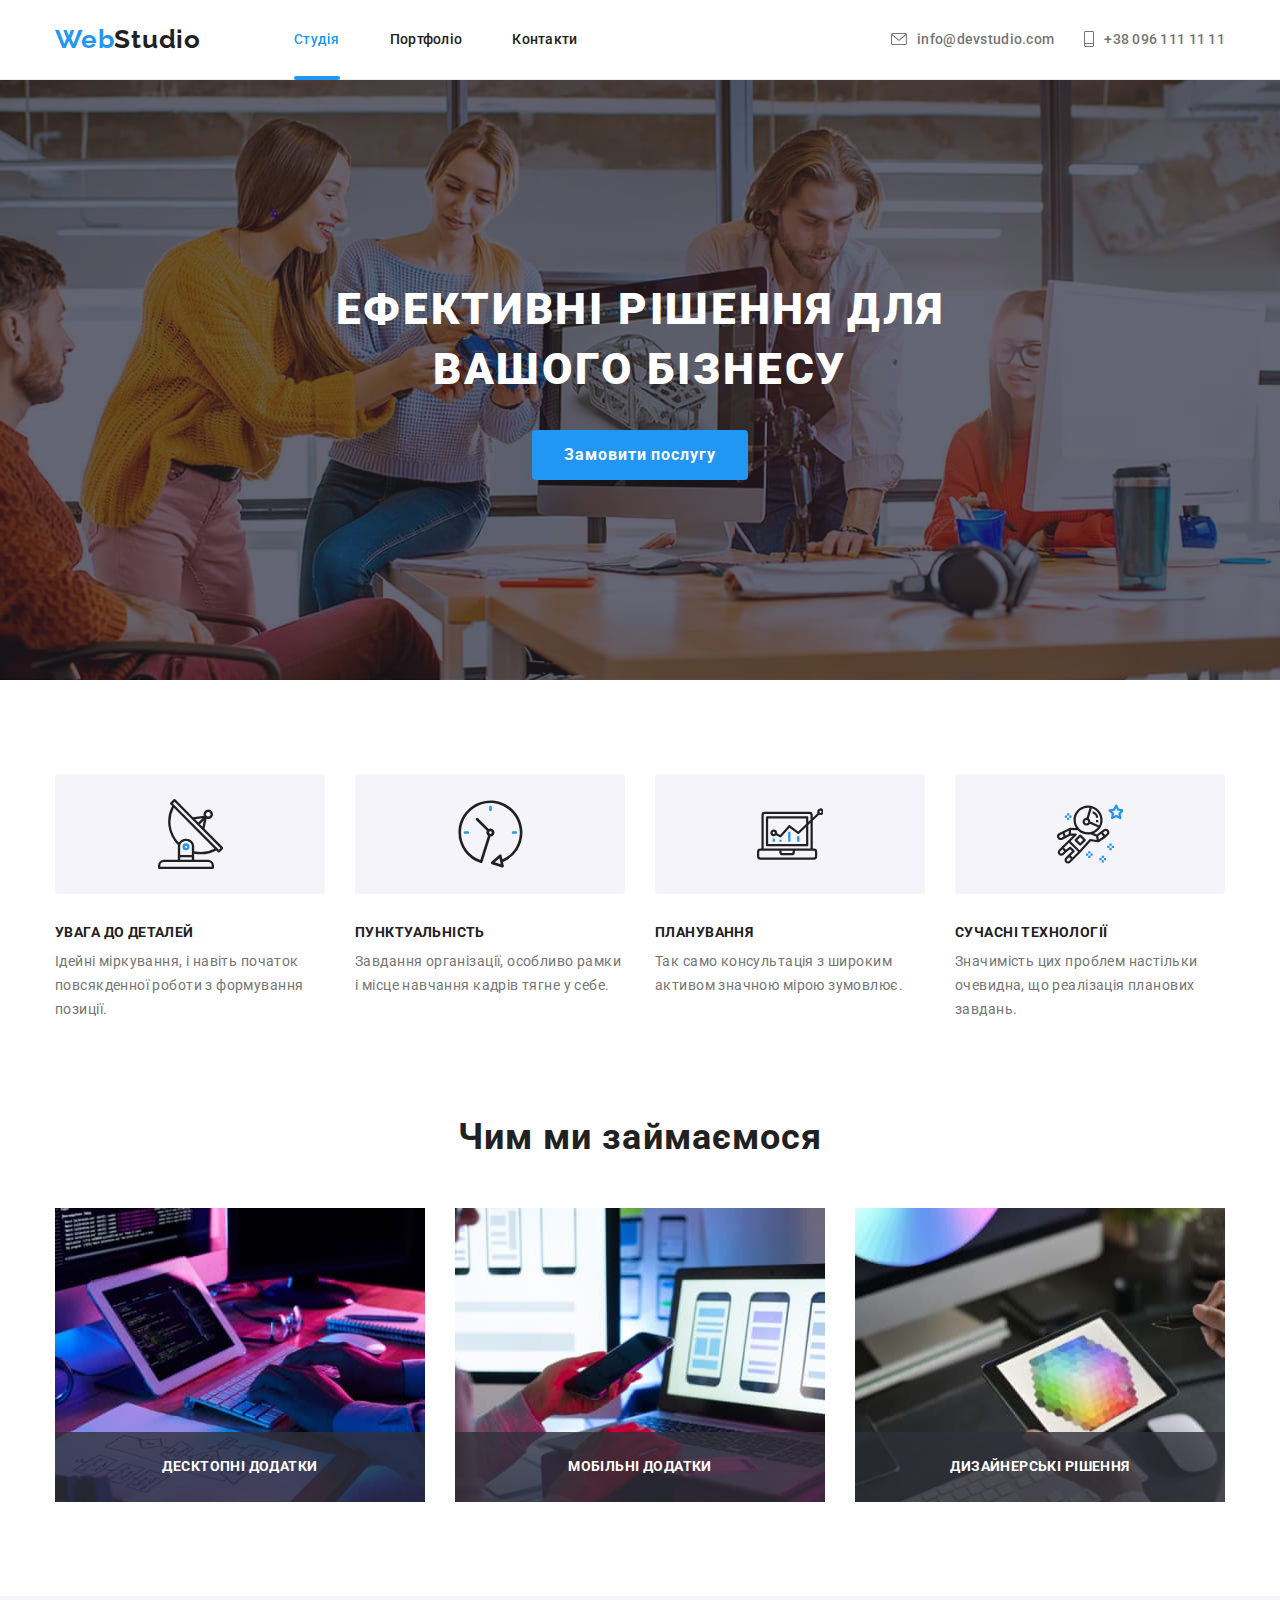
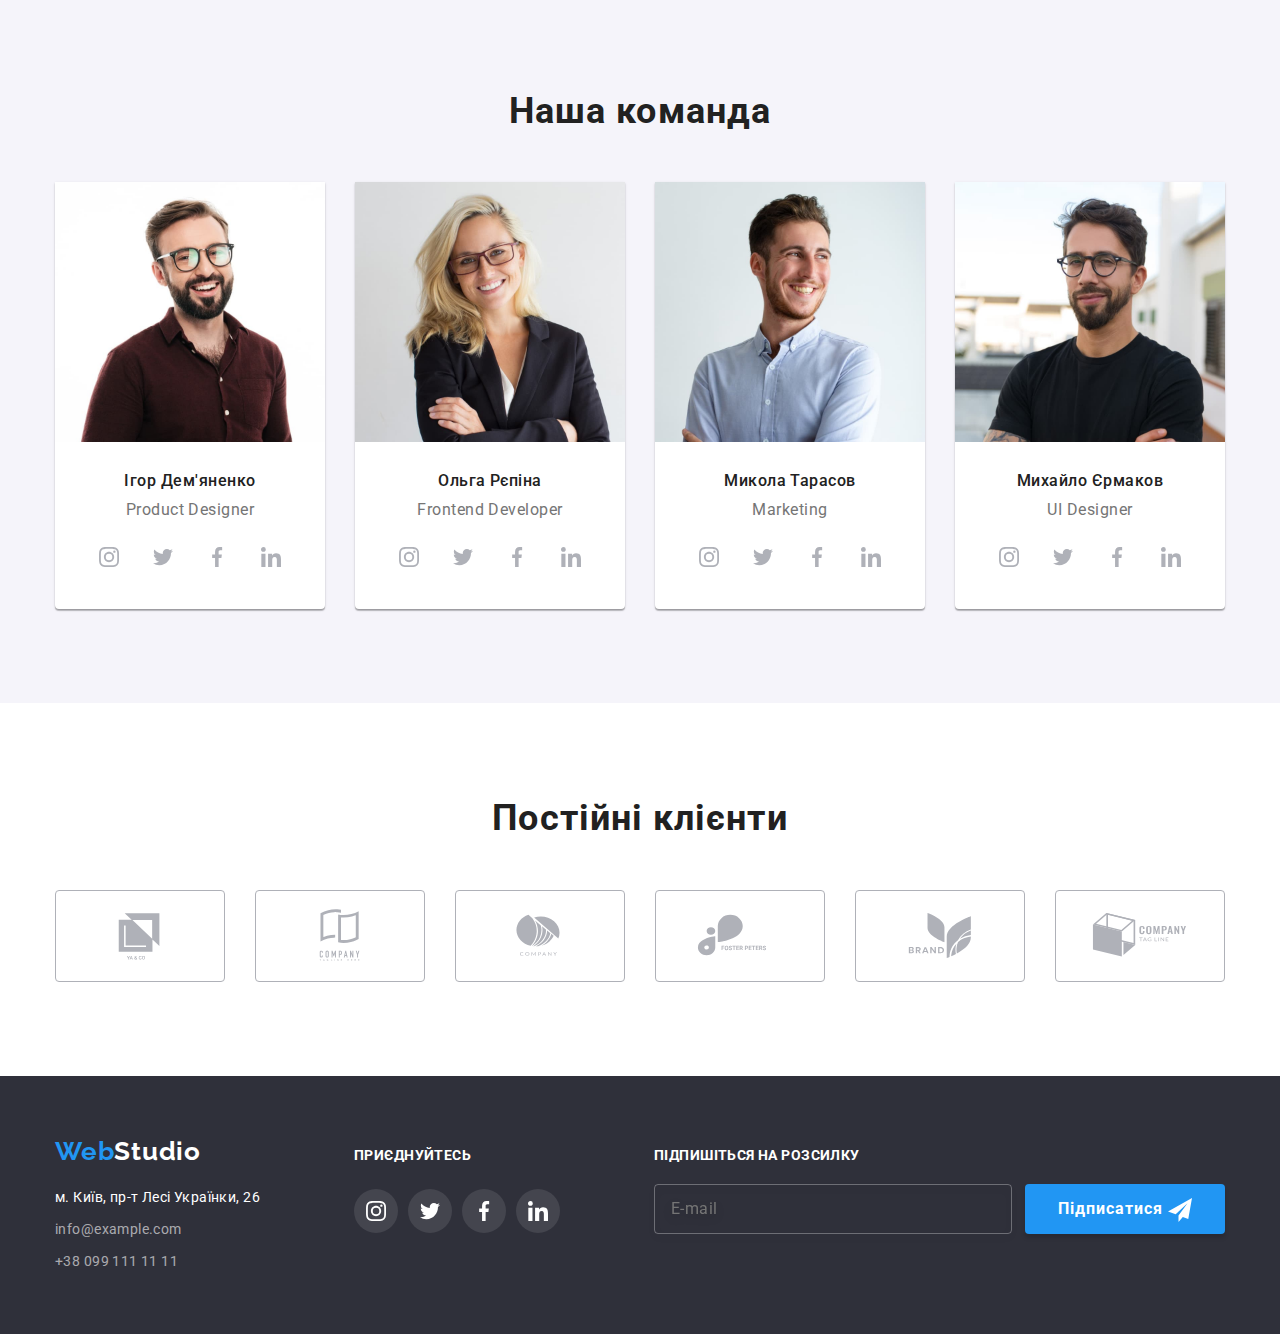
<file: index.html>
<!DOCTYPE html>
<html lang="uk">
  <head>
    <meta charset="UTF-8" />
    <meta http-equiv="X-UA-Compatible" content="IE=edge" />
    <meta name="viewport" content="width=device-width, initial-scale=1.0" />
    <title>WebStudio</title>
    <link
      rel="stylesheet"
      href="https://cdnjs.cloudflare.com/ajax/libs/modern-normalize/1.1.0/modern-normalize.css"
      integrity="sha512-Y0MM+V6ymRKN2zStTqzQ227DWhhp4Mzdo6gnlRnuaNCbc+YN/ZH0sBCLTM4M0oSy9c9VKiCvd4Jk44aCLrNS5Q=="
      crossorigin="anonymous"
      referrerpolicy="no-referrer"
    />
    <link rel="preconnect" href="https://fonts.googleapis.com" />
    <link rel="preconnect" href="https://fonts.gstatic.com" crossorigin />
    <link
      href="https://fonts.googleapis.com/css2?family=Raleway:wght@700&family=Roboto:wght@400;500;700;900&display=swap"
      rel="stylesheet"
    />
    <link rel="stylesheet" href="./css/main.min.css" />
  </head>
  <body>
    <header class="header">
      <div class="container header__container">
        <a class="logo link" href="./index.html">
          <span class="logo__part">Web</span>Studio
        </a>
        <nav class="navigation">
          <ul class="navigation__list list">
            <li class="navigation__item">
              <a class="link current" href="./index.html">Студія</a>
            </li>
            <li class="navigation__item">
              <a class="link" href="./portfolio.html">Портфоліо</a>
            </li>
            <li class="navigation__item">
              <a class="link" href="">Контакти</a>
            </li>
          </ul>
        </nav>
        <ul class="navigation-contacts list">
          <li class="navigation-contacts__item">
            <a class="link" href="mailto:info@devstudio.com">
              <svg class="navigation-contacts__icon" width="16" height="12">
                <use href="./images/icons.svg#icon-envelope"></use>
              </svg>
              info@devstudio.com
            </a>
          </li>
          <li class="navigation-contacts__item">
            <a class="link" href="tel:+380961111111">
              <svg class="header-contacts__icon" width="10" height="16">
                <use href="./images/icons.svg#icon-smartphone"></use>
              </svg>
              +38 096 111 11 11
            </a>
          </li>
        </ul>
        <button type="button" class="header__menu" data-menu-open>
          <svg width="40" height="40">
            <use href="./images/icons.svg#header-menu"></use>
          </svg>
        </button>
        <div class="mobile-menu is-hidden" data-menu>
          <div class="menu-container">
            <div class="mobile-menu__top-wrap">
              <button class="mobile-menu__close" type="button" data-menu-close>
                <svg class="" width="40" height="40">
                  <use href="./images/icons.svg#header-menu_close"></use>
                </svg>
              </button>
              <nav class="menu-navigation">
                <ul class="menu-navigation__list list">
                  <li class="menu-navigation__item">
                    <a
                      class="menu-navigation__link menu-navigation__current link"
                      href="./index.html"
                      >Студія</a
                    >
                  </li>
                  <li class="menu-navigation__item">
                    <a
                      class="menu-navigation__link link"
                      href="./portfolio.html"
                      >Портфоліо</a
                    >
                  </li>
                  <li class="menu-navigation__item">
                    <a class="menu-navigation__link link" href="">Контакти</a>
                  </li>
                </ul>
              </nav>
            </div>

            <ul class="menu-contacts list">
              <li class="menu-contacts__item">
                <a class="link" href="tel:+380961111111"> +38 096 111 11 11 </a>
              </li>
              <li class="menu-contacts__item">
                <a class="link" href="mailto:info@devstudio.com">
                  info@devstudio.com
                </a>
              </li>
              <ul class="menu-soc list">
                <li class="menu-soc__item">
                  <a href="" class="link">Instagram</a>
                </li>
                <li class="menu-soc__item">
                  <a href="" class="link">Twitter</a>
                </li>
                <li class="menu-soc__item">
                  <a href="" class="link">Facebook</a>
                </li>
                <li class="menu-soc__item">
                  <a href="" class="link">LinkedIn</a>
                </li>
              </ul>
            </ul>
          </div>
        </div>
      </div>
    </header>
    <main>
      <section class="hero">
        <div class="container">
          <h1 class="hero__title">Ефективні рішення для вашого бізнесу</h1>
          <button class="hero__btn" type="button" data-modal-open>
            Замовити послугу
          </button>
        </div>
      </section>
      <section class="about section">
        <div class="container">
          <ul class="about__list list">
            <li class="about__item">
              <div class="about__icon-container">
                <svg width="66.96" height="70">
                  <use href="./images/icons.svg#icon-antenna"></use>
                </svg>
              </div>
              <h3 class="about__title">Увага до деталей</h3>
              <p class="about__text">
                Ідейні міркування, і навіть початок повсякденної роботи з
                формування позиції.
              </p>
            </li>
            <li class="about__item">
              <div class="about__icon-container">
                <svg width="66.96" height="70">
                  <use href="./images/icons.svg#icon-clock"></use>
                </svg>
              </div>
              <h3 class="about__title">Пунктуальність</h3>
              <p class="about__text">
                Завдання організації, особливо рамки і місце навчання кадрів
                тягне у себе.
              </p>
            </li>
            <li class="about__item">
              <div class="about__icon-container">
                <svg width="66.96" height="70">
                  <use href="./images/icons.svg#icon-diagram"></use>
                </svg>
              </div>
              <h3 class="about__title">Планування</h3>
              <p class="about__text">
                Так само консультація з широким активом значною мірою зумовлює.
              </p>
            </li>
            <li class="about__item">
              <div class="about__icon-container">
                <svg width="66.96" height="70">
                  <use href="./images/icons.svg#icon-astronaut"></use>
                </svg>
              </div>
              <h3 class="about__title">Сучасні технології</h3>
              <p class="about__text">
                Значимість цих проблем настільки очевидна, що реалізація
                планових завдань.
              </p>
            </li>
          </ul>
          <div class="about-ocupation">
            <h2 class="about-ocupation__title">Чим ми займаємося</h2>
            <ul class="about-ocupation__list list">
              <li class="about-ocupation__item">
                <img
                  srcset="./images/about-desk-1-2x.jpg 2x"
                  src="./images/about-desk-1-1x.jpg"
                  alt="Our occupation"
                />
                <p class="about-ocupation__top-text">Десктопні додатки</p>
              </li>
              <li class="about-ocupation__item">
                <img
                  srcset="./images/about-desk-2-2x.jpg 2x"
                  src="./images/about-desk-2-1x.jpg"
                  alt="Our occupation"
                />
                <p class="about-ocupation__top-text">Мобільні додатки</p>
              </li>
              <li class="about-ocupation__item">
                <img
                  srcset="./images/about-desk-3-2x.jpg 2x"
                  src="./images/about-desk-3-1x.jpg"
                  alt="Our occupation"
                />
                <p class="about-ocupation__top-text">Дизайнерські рішення</p>
              </li>
            </ul>
          </div>
        </div>
      </section>
      <section class="team section">
        <div class="container">
          <h2 class="team__title">Наша команда</h2>
          <ul class="team__container list">
            <li class="team__item">
              <picture>
                <source
                  srcset="
                    ./images/team-1-desk-1x.jpg 1x,
                    ./images/team-1-desk-2x.jpg 2x
                  "
                  media="(min-width:1200px)"
                />
                <source
                  srcset="
                    ./images/team-1-tab-1x.jpg 1x,
                    ./images/team-1-tab-2x.jpg 2x
                  "
                  media="(min-width:768px)"
                />
                <img
                  srcset="
                    ./images/team-1-mob-1x.jpg 1x,
                    ./images/team-1-mob-2x.jpg 2x
                  "
                  src="./images/team-1-mob-1x.jpg"
                  alt="Igor"
                />
              </picture>
              <div class="team__desc desc">
                <h3 class="desc__name">Ігор Дем'яненко</h3>
                <p class="desc__text">Product Designer</p>
                <ul class="desc__list list">
                  <li class="desc__item">
                    <a href="" class="desc__link link">
                      <svg width="20" height="20">
                        <use href="./images/icons.svg#icon-instagram"></use>
                      </svg>
                    </a>
                  </li>
                  <li class="desc__item">
                    <a href="" class="desc__link link">
                      <svg width="20" height="20">
                        <use href="./images/icons.svg#icon-twitter"></use>
                      </svg>
                    </a>
                  </li>
                  <li class="desc__item">
                    <a href="" class="desc__link link">
                      <svg width="20" height="20">
                        <use href="./images/icons.svg#icon-facebook"></use>
                      </svg>
                    </a>
                  </li>
                  <li class="desc__item">
                    <a href="" class="desc__link link">
                      <svg width="20" height="20">
                        <use href="./images/icons.svg#icon-linkedin"></use>
                      </svg>
                    </a>
                  </li>
                </ul>
              </div>
            </li>
            <li class="team__item">
              <picture>
                <source
                  srcset="
                    ./images/team-2-desk-1x.jpg 1x,
                    ./images/team-2-desk-2x.jpg 2x
                  "
                  media="(min-width:1200px)"
                />
                <source
                  srcset="
                    ./images/team-2-tab-1x.jpg 1x,
                    ./images/team-2-tab-2x.jpg 2x
                  "
                  media="(min-width:768px)"
                />
                <img
                  srcset="
                    ./images/team-2-mob-1x.jpg 1x,
                    ./images/team-2-mob-2x.jpg 2x
                  "
                  src="./images/team-2-mob-1x.jpg"
                  alt="Olga"
                />
              </picture>
              <div class="team__desc desc">
                <h3 class="desc__name">Ольга Рєпіна</h3>
                <p class="desc__text">Frontend Developer</p>
                <ul class="desc__list list">
                  <li class="desc__item">
                    <a href="" class="desc__link link">
                      <svg width="20" height="20">
                        <use href="./images/icons.svg#icon-instagram"></use>
                      </svg>
                    </a>
                  </li>
                  <li class="desc__item">
                    <a href="" class="desc__link link">
                      <svg width="20" height="20">
                        <use href="./images/icons.svg#icon-twitter"></use>
                      </svg>
                    </a>
                  </li>
                  <li class="desc__item">
                    <a href="" class="desc__link link">
                      <svg width="20" height="20">
                        <use href="./images/icons.svg#icon-facebook"></use>
                      </svg>
                    </a>
                  </li>
                  <li class="desc__item">
                    <a href="" class="desc__link link">
                      <svg width="20" height="20">
                        <use href="./images/icons.svg#icon-linkedin"></use>
                      </svg>
                    </a>
                  </li>
                </ul>
              </div>
            </li>
            <li class="team__item">
              <picture>
                <source
                  srcset="
                    ./images/team-3-desk-1x.jpg 1x,
                    ./images/team-3-desk-2x.jpg 2x
                  "
                  media="(min-width:1200px)"
                />
                <source
                  srcset="
                    ./images/team-3-tab-1x.jpg 1x,
                    ./images/team-3-tab-2x.jpg 2x
                  "
                  media="(min-width:768px)"
                />
                <img
                  srcset="
                    ./images/team-3-mob-1x.jpg 1x,
                    ./images/team-3-mob-2x.jpg 2x
                  "
                  src="./images/team-3-mob-1x.jpg"
                  alt="Mikola"
                />
              </picture>
              <div class="team__desc desc">
                <h3 class="desc__name">Микола Тарасов</h3>
                <p class="desc__text">Marketing</p>
                <ul class="desc__list list">
                  <li class="desc__item">
                    <a href="" class="desc__link link">
                      <svg width="20" height="20">
                        <use href="./images/icons.svg#icon-instagram"></use>
                      </svg>
                    </a>
                  </li>
                  <li class="desc__item">
                    <a href="" class="desc__link link">
                      <svg width="20" height="20">
                        <use href="./images/icons.svg#icon-twitter"></use>
                      </svg>
                    </a>
                  </li>
                  <li class="desc__item">
                    <a href="" class="desc__link link">
                      <svg width="20" height="20">
                        <use href="./images/icons.svg#icon-facebook"></use>
                      </svg>
                    </a>
                  </li>
                  <li class="desc__item">
                    <a href="" class="desc__link link">
                      <svg width="20" height="20">
                        <use href="./images/icons.svg#icon-linkedin"></use>
                      </svg>
                    </a>
                  </li>
                </ul>
              </div>
            </li>
            <li class="team__item">
              <picture>
                <source
                  srcset="
                    ./images/team-4-desk-1x.jpg 1x,
                    ./images/team-4-desk-2x.jpg 2x
                  "
                  media="(min-width:1200px)"
                />
                <source
                  srcset="
                    ./images/team-4-tab-1x.jpg 1x,
                    ./images/team-4-tab-2x.jpg 2x
                  "
                  media="(min-width:768px)"
                />
                <img
                  srcset="
                    ./images/team-4-mob-1x.jpg 1x,
                    ./images/team-4-mob-2x.jpg 2x
                  "
                  src="./images/team-4-mob-1x.jpg"
                  alt="Mikhaylo"
                />
              </picture>
              <div class="team__desc desc">
                <h3 class="desc__name">Михайло Єрмаков</h3>
                <p class="desc__text">UI Designer</p>
                <ul class="desc__list list">
                  <li class="desc__item">
                    <a href="" class="desc__link link">
                      <svg width="20" height="20">
                        <use href="./images/icons.svg#icon-instagram"></use>
                      </svg>
                    </a>
                  </li>
                  <li class="desc__item">
                    <a href="" class="desc__link link">
                      <svg width="20" height="20">
                        <use href="./images/icons.svg#icon-twitter"></use>
                      </svg>
                    </a>
                  </li>
                  <li class="desc__item">
                    <a href="" class="desc__link link">
                      <svg width="20" height="20">
                        <use href="./images/icons.svg#icon-facebook"></use>
                      </svg>
                    </a>
                  </li>
                  <li class="desc__item">
                    <a href="" class="desc__link link">
                      <svg width="20" height="20">
                        <use href="./images/icons.svg#icon-linkedin"></use>
                      </svg>
                    </a>
                  </li>
                </ul>
              </div>
            </li>
          </ul>
        </div>
      </section>
      <section class="clients section">
        <div class="container">
          <h2 class="clients-title">Постійні клієнти</h2>
          <ul class="clients-list list">
            <li class="clients-item">
              <a href="" class="clients-link link">
                <svg class="clients-icon" width="106" height="60">
                  <use href="./images/icons.svg#icon-company-1"></use>
                </svg>
              </a>
            </li>
            <li class="clients-item">
              <a href="" class="clients-link link">
                <svg class="clients-icon" width="106" height="60">
                  <use href="./images/icons.svg#icon-company-2"></use>
                </svg>
              </a>
            </li>
            <li class="clients-item">
              <a href="" class="clients-link link">
                <svg class="clients-icon" width="106" height="60">
                  <use href="./images/icons.svg#icon-company-3"></use>
                </svg>
              </a>
            </li>
            <li class="clients-item">
              <a href="" class="clients-link link">
                <svg class="clients-icon" width="106" height="60">
                  <use href="./images/icons.svg#icon-company-4"></use>
                </svg>
              </a>
            </li>
            <li class="clients-item">
              <a href="" class="clients-link link">
                <svg class="clients-icon" width="106" height="60">
                  <use href="./images/icons.svg#icon-company-5"></use>
                </svg>
              </a>
            </li>
            <li class="clients-item">
              <a href="" class="clients-link link">
                <svg class="clients-icon" width="106" height="60">
                  <use href="./images/icons.svg#icon-company-6"></use>
                </svg>
              </a>
            </li>
          </ul>
        </div>
      </section>
    </main>
    <footer class="footer">
      <div class="container footer__box">
        <address class="address">
          <a class="address__logo logo link" href="./index.html">
            <span class="logo__part">Web</span>Studio
          </a>
          <ul class="address__list list">
            <li class="address__item">
              <a
                class="link"
                href="https://goo.gl/maps/cDDHnSAx8AyoMv9Q9"
                target="_blank"
                rel="noopener nofollow norefferer"
                >м. Київ, пр-т Лесі Українки, 26
              </a>
            </li>
            <li class="address__item">
              <a class="link" href="mailto:info@example.com"
                >info@example.com</a
              >
            </li>
            <li class="address__item">
              <a class="link" href="tel:+380991111111">+38 099 111 11 11</a>
            </li>
          </ul>
        </address>
        <div class="footer-soc">
          <h3 class="footer-soc__title">Приєднуйтесь</h3>
          <ul class="footer-soc__list list">
            <li class="footer-soc__item">
              <a href="" class="footer-soc__link link">
                <svg class="footer-soc__icon" width="20" height="20">
                  <use href="./images/icons.svg#icon-instagram"></use>
                </svg>
              </a>
            </li>
            <li class="footer-soc__item">
              <a href="" class="footer-soc__link link">
                <svg class="footer-soc__icon" width="20" height="20">
                  <use href="./images/icons.svg#icon-twitter"></use>
                </svg>
              </a>
            </li>
            <li class="footer-soc__item">
              <a href="" class="footer-soc__link link">
                <svg class="footer-soc__icon" width="20" height="20">
                  <use href="./images/icons.svg#icon-facebook"></use>
                </svg>
              </a>
            </li>
            <li class="footer-soc__item">
              <a href="" class="footer-soc__link link">
                <svg class="footer-soc__icon" width="20" height="20">
                  <use href="./images/icons.svg#icon-linkedin"></use>
                </svg>
              </a>
            </li>
          </ul>
        </div>
        <div class="footer-subscribe">
          <h3 class="footer-subscribe__title">Підпишіться на розсилку</h3>
          <form action="" class="footer-subscribe__form">
            <label>
              <input
                type="email"
                class="footer-subscribe__input"
                name="subscribe-email"
                placeholder="E-mail"
              />
            </label>
            <button class="footer-subscribe__button" type="submit">
              Підписатися
              <svg class="footer-subscribe__icon" width="24" height="24">
                <use href="./images/icons.svg#icon-send"></use>
              </svg>
            </button>
          </form>
        </div>
      </div>
    </footer>
    <div class="backdrop is-hidden" data-modal>
      <div class="modal">
        <button class="backdrop-close" type="button" data-modal-close>
          <svg class="backdrop-icon-close" width="10" height="10">
            <use href="./images/icons.svg#icon-close"></use>
          </svg>
        </button>
        <p class="modal-top-text">Залиште свої дані, ми вам передзвонимо</p>
        <form action="" class="modal-form">
          <div class="modal-input-field">
            <label for="">
              Ім'я
              <span class="input-wrap">
                <input class="modal-input" type="text" name="user-name" />
                <svg class="input-logo" width="18" height="18">
                  <use href="./images/icons.svg#icon-person"></use>
                </svg>
              </span>
            </label>
          </div>
          <div class="modal-input-field">
            <label for="">
              Телефон
              <span class="input-wrap">
                <input class="modal-input" type="tel" name="user-tel" />
                <svg class="input-logo" width="18" height="18">
                  <use href="./images/icons.svg#icon-phone"></use>
                </svg>
              </span>
            </label>
          </div>
          <div class="modal-input-field">
            <label for="">
              Пошта
              <span class="input-wrap">
                <input class="modal-input" type="email" name="user-email" />
                <svg class="input-logo" width="18" height="18">
                  <use href="./images/icons.svg#icon-email"></use>
                </svg>
              </span>
            </label>
          </div>
          <div class="modal-input-field">
            <label for="user-comment">
              Коментар
              <textarea
                class="modal-comment"
                name="user-comment"
                id="user-comment"
                placeholder="Введіть текст"
              ></textarea>
            </label>
          </div>
          <div class="modal-input-field modal-check-wrap">
            <label for="user-policy">
              <input
                type="checkbox"
                name="user-policy"
                value="true"
                class="modal-check visibility-hidden"
                id="user-policy"
              />
              <p class="user-policy-text">
                <span>
                  Погоджуюся з розсилкою та приймаю&nbsp;
                  <a href="" class="user-policy link">Умови договору </a>
                </span>
              </p>
            </label>
          </div>
          <button class="modal-button" type="submit">Відправити</button>
        </form>
      </div>
    </div>
    <script src="./js/modal.js"></script>
    <script src="./js/menu.js"></script>
  </body>
</html>
</file>
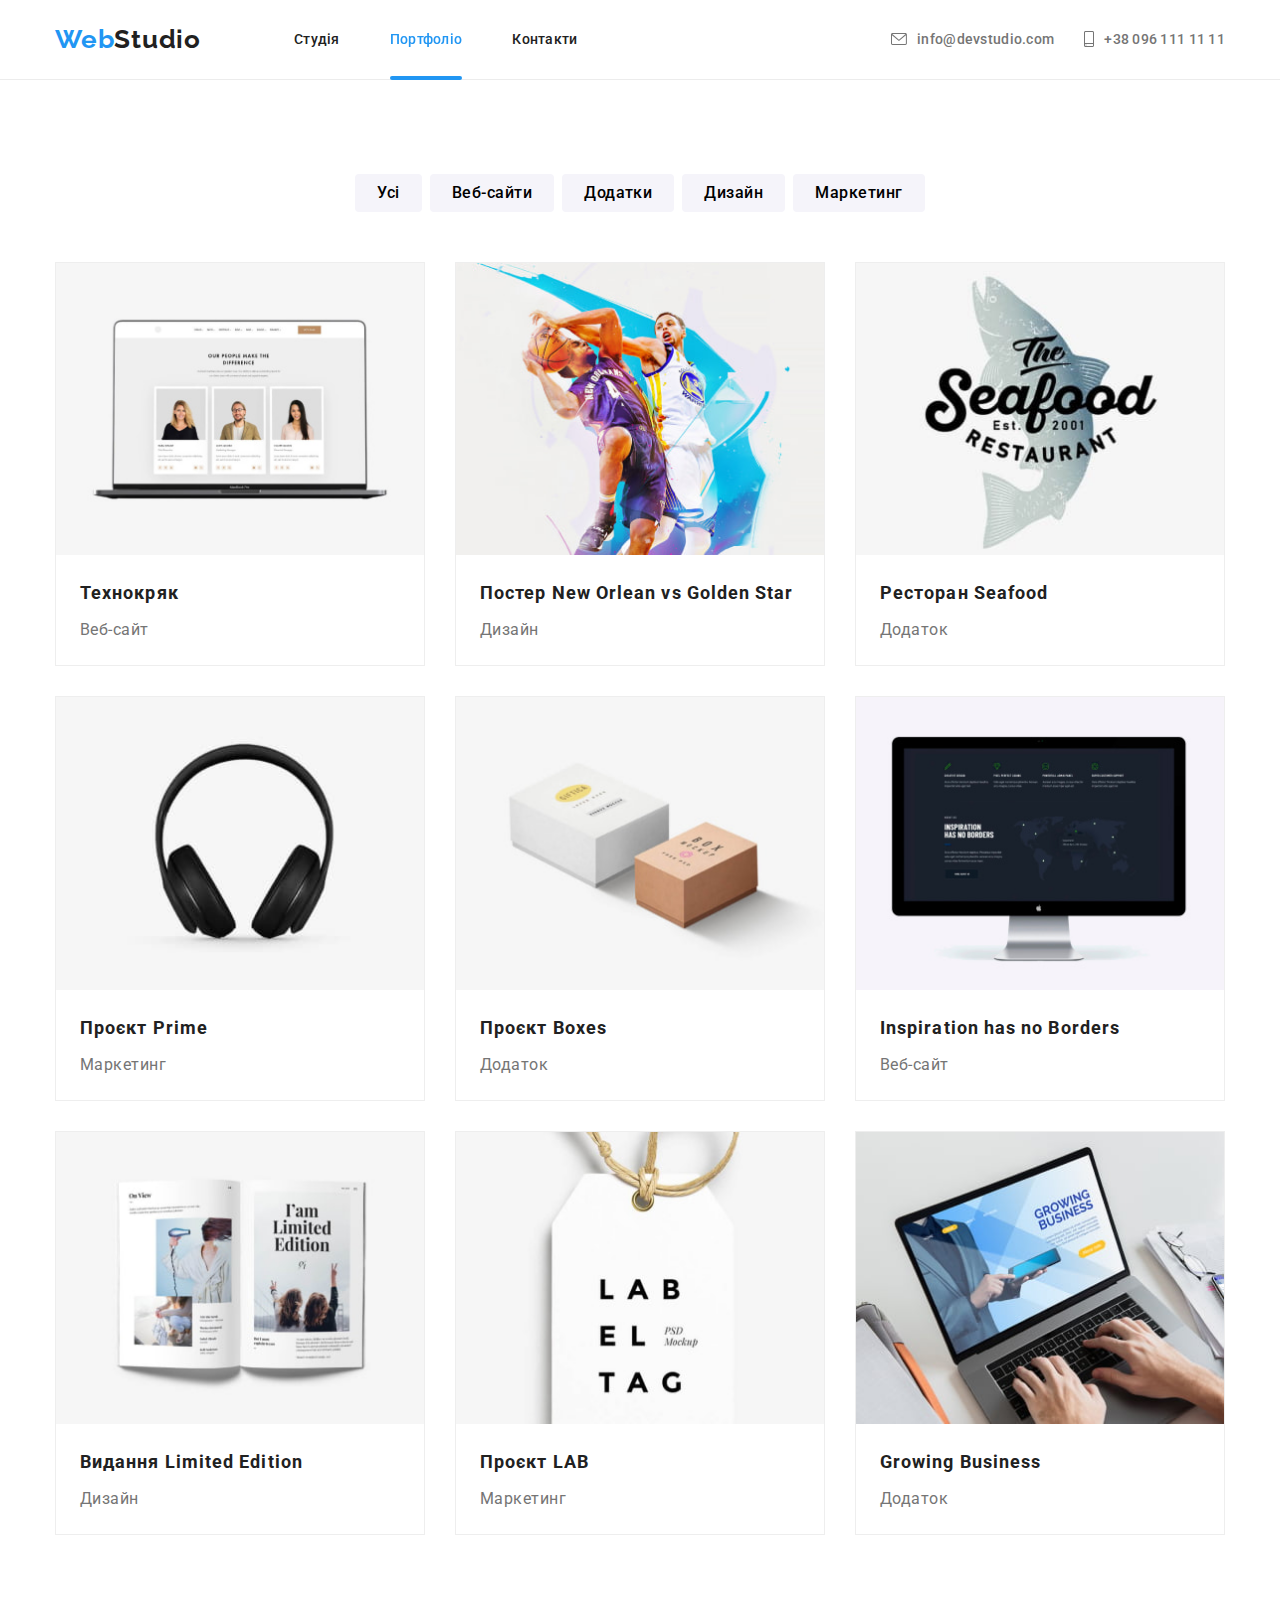
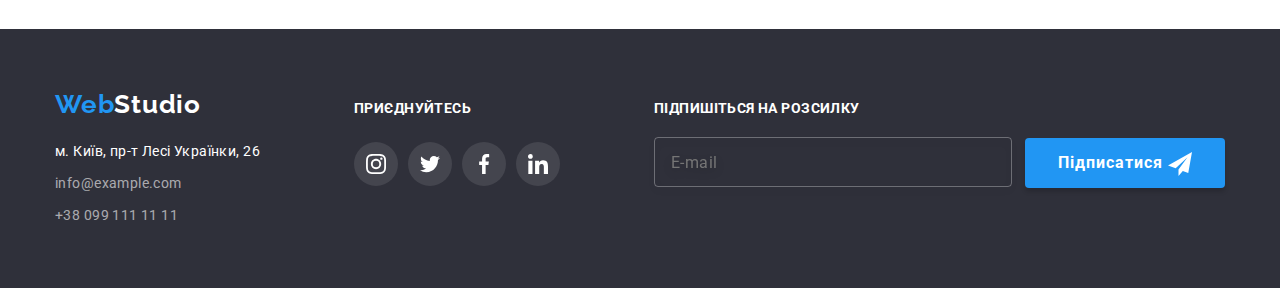
<file: portfolio.html>
<!DOCTYPE html>
<html lang="ru">
  <head>
    <meta charset="UTF-8" />
    <meta http-equiv="X-UA-Compatible" content="IE=edge" />
    <meta name="viewport" content="width=device-width, initial-scale=1.0" />
    <title>Портфолио</title>
    <link
      rel="stylesheet"
      href="https://cdnjs.cloudflare.com/ajax/libs/modern-normalize/1.1.0/modern-normalize.css"
      integrity="sha512-Y0MM+V6ymRKN2zStTqzQ227DWhhp4Mzdo6gnlRnuaNCbc+YN/ZH0sBCLTM4M0oSy9c9VKiCvd4Jk44aCLrNS5Q=="
      crossorigin="anonymous"
      referrerpolicy="no-referrer"
    />
    <link rel="preconnect" href="https://fonts.googleapis.com" />
    <link rel="preconnect" href="https://fonts.gstatic.com" crossorigin />
    <link
      href="https://fonts.googleapis.com/css2?family=Raleway:wght@700&family=Roboto:wght@400;500;700;900&display=swap"
      rel="stylesheet"
    />
    <link rel="stylesheet" href="./css/main.min.css" />
  </head>
  <body>
    <header class="header">
      <div class="container header__container">
        <a class="logo link" href="./index.html">
          <span class="logo__part">Web</span>Studio
        </a>
        <nav class="navigation">
          <ul class="navigation__list list">
            <li class="navigation__item">
              <a class="link" href="./index.html">Студія</a>
            </li>
            <li class="navigation__item">
              <a class="link current" href="./portfolio.html">Портфоліо</a>
            </li>
            <li class="navigation__item">
              <a class="link" href="">Контакти</a>
            </li>
          </ul>
        </nav>
        <ul class="navigation-contacts list">
          <li class="navigation-contacts__item">
            <a class="link" href="mailto:info@devstudio.com">
              <svg class="navigation-contacts__icon" width="16" height="12">
                <use href="./images/icons.svg#icon-envelope"></use>
              </svg>
              info@devstudio.com
            </a>
          </li>
          <li class="navigation-contacts__item">
            <a class="link" href="tel:+380961111111">
              <svg class="header-contacts__icon" width="10" height="16">
                <use href="./images/icons.svg#icon-smartphone"></use>
              </svg>
              +38 096 111 11 11
            </a>
          </li>
        </ul>
        <button type="button" class="header__menu" data-menu-open>
          <svg width="40" height="40">
            <use href="./images/icons.svg#header-menu"></use>
          </svg>
        </button>
        <div class="mobile-menu is-hidden" data-menu>
          <div class="menu-container">
            <div class="mobile-menu__top-wrap">
              <button class="mobile-menu__close" type="button" data-menu-close>
                <svg class="" width="40" height="40">
                  <use href="./images/icons.svg#header-menu_close"></use>
                </svg>
              </button>
              <nav class="menu-navigation">
                <ul class="menu-navigation__list list">
                  <li class="menu-navigation__item">
                    <a class="menu-navigation__link link" href="./index.html"
                      >Студія</a
                    >
                  </li>
                  <li class="menu-navigation__item">
                    <a
                      class="menu-navigation__link menu-navigation__current link"
                      href="./portfolio.html"
                      >Портфоліо</a
                    >
                  </li>
                  <li class="menu-navigation__item">
                    <a class="menu-navigation__link link" href="">Контакти</a>
                  </li>
                </ul>
              </nav>
            </div>

            <ul class="menu-contacts list">
              <li class="menu-contacts__item">
                <a class="link" href="tel:+380961111111"> +38 096 111 11 11 </a>
              </li>
              <li class="menu-contacts__item">
                <a class="link" href="mailto:info@devstudio.com">
                  info@devstudio.com
                </a>
              </li>
              <ul class="menu-soc list">
                <li class="menu-soc__item">
                  <a href="" class="link">Instagram</a>
                </li>
                <li class="menu-soc__item">
                  <a href="" class="link">Twitter</a>
                </li>
                <li class="menu-soc__item">
                  <a href="" class="link">Facebook</a>
                </li>
                <li class="menu-soc__item">
                  <a href="" class="link">LinkedIn</a>
                </li>
              </ul>
            </ul>
          </div>
        </div>
      </div>
    </header>
    <main>
      <section class="portfolio section">
        <div class="container">
          <ul class="portfolio-btn list">
            <li class="portfolio-btn__item">
              <button type="button">Усі</button>
            </li>
            <li class="portfolio-btn__item">
              <button type="button">Веб-сайти</button>
            </li>
            <li class="portfolio-btn__item">
              <button type="button">Додатки</button>
            </li>
            <li class="portfolio-btn__item">
              <button type="button">Дизайн</button>
            </li>
            <li class="portfolio-btn__item">
              <button type="button">Маркетинг</button>
            </li>
          </ul>
          <ul class="portfolio-gallery list">
            <li class="portfolio-gallery__item">
              <div class="portfolio-gallery__top-wrap">
                <picture>
                  <source
                    srcset="
                      ./images/portfolio-1-desk.jpg    1x,
                      ./images/portfolio-1-desk@2x.jpg 2x
                    "
                    media="(min-width:1200px)"
                  />
                  <source
                    srcset="
                      ./images/portfolio-1-tab.jpg    1x,
                      ./images/portfolio-1-tab@2x.jpg 2x
                    "
                    media="(min-width:768px)"
                  />
                  <img
                    srcset="
                      ./images/portfolio-1-mob.jpg    1x,
                      ./images/portfolio-1-mob@2x.jpg 2x
                    "
                    src="./images/portfolio-1-desk.jpg"
                    alt="Portfolio"
                  />
                </picture>
                <p class="portfolio-gallery__top-text">
                  Ресурс пропонує комплексні пропозиції з різним рівнем
                  функціоналу та сервісів. Все це дозволить відвідувачу отримати
                  вичерпні відомості про компанію чи приватну особу.
                </p>
              </div>
              <div class="portfolio-gallery__desc">
                <h3 class="portfolio-gallery__title">Технокряк</h3>
                <p class="portfolio-gallery__category">Веб-сайт</p>
              </div>
            </li>
            <li class="portfolio-gallery__item">
              <div class="portfolio-gallery__top-wrap">
                <picture>
                  <source
                    srcset="
                      ./images/portfolio-2-desk.jpg    1x,
                      ./images/portfolio-2-desk@2x.jpg 2x
                    "
                    media="(min-width:1200px)"
                  />
                  <source
                    srcset="
                      ./images/portfolio-2-tab.jpg    1x,
                      ./images/portfolio-2-tab@2x.jpg 2x
                    "
                    media="(min-width:768px)"
                  />
                  <img
                    srcset="
                      ./images/portfolio-2-mob.jpg    1x,
                      ./images/portfolio-2-mob@2x.jpg 2x
                    "
                    src="./images/portfolio-2-desk.jpg"
                    alt="Portfolio"
                  />
                </picture>
                <p class="portfolio-gallery__top-text">
                  Ресурс пропонує комплексні пропозиції з різним рівнем
                  функціоналу та сервісів. Все це дозволить відвідувачу отримати
                  вичерпні відомості про компанію чи приватну особу.
                </p>
              </div>
              <div class="portfolio-gallery__desc">
                <h3 class="portfolio-gallery__title">
                  Постер New Orlean vs Golden Star
                </h3>
                <p class="portfolio-gallery__category">Дизайн</p>
              </div>
            </li>
            <li class="portfolio-gallery__item">
              <div class="portfolio-gallery__top-wrap">
                <picture>
                  <source
                    srcset="
                      ./images/portfolio-3-desk.jpg    1x,
                      ./images/portfolio-3-desk@2x.jpg 2x
                    "
                    media="(min-width:1200px)"
                  />
                  <source
                    srcset="
                      ./images/portfolio-3-tab.jpg    1x,
                      ./images/portfolio-3-tab@2x.jpg 2x
                    "
                    media="(min-width:768px)"
                  />
                  <img
                    srcset="
                      ./images/portfolio-3-mob.jpg    1x,
                      ./images/portfolio-3-mob@2x.jpg 2x
                    "
                    src="./images/portfolio-3-desk.jpg"
                    alt="Portfolio"
                  />
                </picture>
                <p class="portfolio-gallery__top-text">
                  Ресурс пропонує комплексні пропозиції з різним рівнем
                  функціоналу та сервісів. Все це дозволить відвідувачу отримати
                  вичерпні відомості про компанію чи приватну особу.
                </p>
              </div>
              <div class="portfolio-gallery__desc">
                <h3 class="portfolio-gallery__title">Ресторан Seafood</h3>
                <p class="portfolio-gallery__category">Додаток</p>
              </div>
            </li>
            <li class="portfolio-gallery__item">
              <div class="portfolio-gallery__top-wrap">
                <picture>
                  <source
                    srcset="
                      ./images/portfolio-4-desk.jpg    1x,
                      ./images/portfolio-4-desk@2x.jpg 2x
                    "
                    media="(min-width:1200px)"
                  />
                  <source
                    srcset="
                      ./images/portfolio-4-tab.jpg    1x,
                      ./images/portfolio-4-tab@2x.jpg 2x
                    "
                    media="(min-width:768px)"
                  />
                  <img
                    srcset="
                      ./images/portfolio-4-mob.jpg    1x,
                      ./images/portfolio-4-mob@2x.jpg 2x
                    "
                    src="./images/portfolio-4-desk.jpg"
                    alt="Portfolio"
                  />
                </picture>
                <p class="portfolio-gallery__top-text">
                  Ресурс пропонує комплексні пропозиції з різним рівнем
                  функціоналу та сервісів. Все це дозволить відвідувачу отримати
                  вичерпні відомості про компанію чи приватну особу.
                </p>
              </div>
              <div class="portfolio-gallery__desc">
                <h3 class="portfolio-gallery__title">Проєкт Prime</h3>
                <p class="portfolio-gallery__category">Маркетинг</p>
              </div>
            </li>
            <li class="portfolio-gallery__item">
              <div class="portfolio-gallery__top-wrap">
                <picture>
                  <source
                    srcset="
                      ./images/portfolio-5-desk.jpg    1x,
                      ./images/portfolio-5-desk@2x.jpg 2x
                    "
                    media="(min-width:1200px)"
                  />
                  <source
                    srcset="
                      ./images/portfolio-5-tab.jpg    1x,
                      ./images/portfolio-5-tab@2x.jpg 2x
                    "
                    media="(min-width:768px)"
                  />
                  <img
                    srcset="
                      ./images/portfolio-5-mob.jpg    1x,
                      ./images/portfolio-5-mob@2x.jpg 2x
                    "
                    src="./images/portfolio-5-desk.jpg"
                    alt="Portfolio"
                  />
                </picture>
                <p class="portfolio-gallery__top-text">
                  Ресурс пропонує комплексні пропозиції з різним рівнем
                  функціоналу та сервісів. Все це дозволить відвідувачу отримати
                  вичерпні відомості про компанію чи приватну особу.
                </p>
              </div>
              <div class="portfolio-gallery__desc">
                <h3 class="portfolio-gallery__title">Проєкт Boxes</h3>
                <p class="portfolio-gallery__category">Додаток</p>
              </div>
            </li>
            <li class="portfolio-gallery__item">
              <div class="portfolio-gallery__top-wrap">
                <picture>
                  <source
                    srcset="
                      ./images/portfolio-6-desk.jpg    1x,
                      ./images/portfolio-6-desk@2x.jpg 2x
                    "
                    media="(min-width:1200px)"
                  />
                  <source
                    srcset="
                      ./images/portfolio-6-tab.jpg    1x,
                      ./images/portfolio-6-tab@2x.jpg 2x
                    "
                    media="(min-width:768px)"
                  />
                  <img
                    srcset="
                      ./images/portfolio-6-mob.jpg    1x,
                      ./images/portfolio-6-mob@2x.jpg 2x
                    "
                    src="./images/portfolio-6-desk.jpg"
                    alt="Portfolio"
                  />
                </picture>
                <p class="portfolio-gallery__top-text">
                  Ресурс пропонує комплексні пропозиції з різним рівнем
                  функціоналу та сервісів. Все це дозволить відвідувачу отримати
                  вичерпні відомості про компанію чи приватну особу.
                </p>
              </div>
              <div class="portfolio-gallery__desc">
                <h3 class="portfolio-gallery__title">
                  Inspiration has no Borders
                </h3>
                <p class="portfolio-gallery__category">Веб-сайт</p>
              </div>
            </li>
            <li class="portfolio-gallery__item">
              <div class="portfolio-gallery__top-wrap">
                <picture>
                  <source
                    srcset="
                      ./images/portfolio-7-desk.jpg    1x,
                      ./images/portfolio-7-desk@2x.jpg 2x
                    "
                    media="(min-width:1200px)"
                  />
                  <source
                    srcset="
                      ./images/portfolio-7-tab.jpg    1x,
                      ./images/portfolio-7-tab@2x.jpg 2x
                    "
                    media="(min-width:768px)"
                  />
                  <img
                    srcset="
                      ./images/portfolio-7-mob.jpg    1x,
                      ./images/portfolio-7-mob@2x.jpg 2x
                    "
                    src="./images/portfolio-7-desk.jpg"
                    alt="Portfolio"
                  />
                </picture>
                <p class="portfolio-gallery__top-text">
                  Ресурс пропонує комплексні пропозиції з різним рівнем
                  функціоналу та сервісів. Все це дозволить відвідувачу отримати
                  вичерпні відомості про компанію чи приватну особу.
                </p>
              </div>
              <div class="portfolio-gallery__desc">
                <h3 class="portfolio-gallery__title">
                  Видання Limited Edition
                </h3>
                <p class="portfolio-gallery__category">Дизайн</p>
              </div>
            </li>
            <li class="portfolio-gallery__item">
              <div class="portfolio-gallery__top-wrap">
                <picture>
                  <source
                    srcset="
                      ./images/portfolio-8-desk.jpg    1x,
                      ./images/portfolio-8-desk@2x.jpg 2x
                    "
                    media="(min-width:1200px)"
                  />
                  <source
                    srcset="
                      ./images/portfolio-8-tab.jpg    1x,
                      ./images/portfolio-8-tab@2x.jpg 2x
                    "
                    media="(min-width:768px)"
                  />
                  <img
                    srcset="
                      ./images/portfolio-8-mob.jpg    1x,
                      ./images/portfolio-8-mob@2x.jpg 2x
                    "
                    src="./images/portfolio-8-desk.jpg"
                    alt="Portfolio"
                  />
                </picture>
                <p class="portfolio-gallery__top-text">
                  Ресурс пропонує комплексні пропозиції з різним рівнем
                  функціоналу та сервісів. Все це дозволить відвідувачу отримати
                  вичерпні відомості про компанію чи приватну особу.
                </p>
              </div>
              <div class="portfolio-gallery__desc">
                <h3 class="portfolio-gallery__title">Проєкт LAB</h3>
                <p class="portfolio-gallery__category">Маркетинг</p>
              </div>
            </li>
            <li class="portfolio-gallery__item">
              <div class="portfolio-gallery__top-wrap">
                <picture>
                  <source
                    srcset="
                      ./images/portfolio-9-desk.jpg    1x,
                      ./images/portfolio-9-desk@2x.jpg 2x
                    "
                    media="(min-width:1200px)"
                  />
                  <source
                    srcset="
                      ./images/portfolio-9-tab.jpg    1x,
                      ./images/portfolio-9-tab@2x.jpg 2x
                    "
                    media="(min-width:768px)"
                  />
                  <img
                    srcset="
                      ./images/portfolio-9-mob.jpg    1x,
                      ./images/portfolio-9-mob@2x.jpg 2x
                    "
                    src="./images/portfolio-9-desk.jpg"
                    alt="Portfolio"
                  />
                </picture>
                <p class="portfolio-gallery__top-text">
                  Ресурс пропонує комплексні пропозиції з різним рівнем
                  функціоналу та сервісів. Все це дозволить відвідувачу отримати
                  вичерпні відомості про компанію чи приватну особу.
                </p>
              </div>
              <div class="portfolio-gallery__desc">
                <h3 class="portfolio-gallery__title">Growing Business</h3>
                <p class="portfolio-gallery__category">Додаток</p>
              </div>
            </li>
          </ul>
        </div>
      </section>
    </main>
    <footer class="footer">
      <div class="container footer__box">
        <address class="address">
          <a class="address__logo logo link" href="./index.html">
            <span class="logo__part">Web</span>Studio
          </a>
          <ul class="address__list list">
            <li class="address__item">
              <a
                class="link"
                href="https://goo.gl/maps/cDDHnSAx8AyoMv9Q9"
                target="_blank"
                rel="noopener nofollow norefferer"
                >м. Київ, пр-т Лесі Українки, 26
              </a>
            </li>
            <li class="address__item">
              <a class="link" href="mailto:info@example.com"
                >info@example.com</a
              >
            </li>
            <li class="address__item">
              <a class="link" href="tel:+380991111111">+38 099 111 11 11</a>
            </li>
          </ul>
        </address>
        <div class="footer-soc">
          <h3 class="footer-soc__title">Приєднуйтесь</h3>
          <ul class="footer-soc__list list">
            <li class="footer-soc__item">
              <a href="" class="footer-soc__link link">
                <svg class="footer-soc__icon" width="20" height="20">
                  <use href="./images/icons.svg#icon-instagram"></use>
                </svg>
              </a>
            </li>
            <li class="footer-soc__item">
              <a href="" class="footer-soc__link link">
                <svg class="footer-soc__icon" width="20" height="20">
                  <use href="./images/icons.svg#icon-twitter"></use>
                </svg>
              </a>
            </li>
            <li class="footer-soc__item">
              <a href="" class="footer-soc__link link">
                <svg class="footer-soc__icon" width="20" height="20">
                  <use href="./images/icons.svg#icon-facebook"></use>
                </svg>
              </a>
            </li>
            <li class="footer-soc__item">
              <a href="" class="footer-soc__link link">
                <svg class="footer-soc__icon" width="20" height="20">
                  <use href="./images/icons.svg#icon-linkedin"></use>
                </svg>
              </a>
            </li>
          </ul>
        </div>
        <div class="footer-subscribe">
          <h3 class="footer-subscribe__title">Підпишіться на розсилку</h3>
          <form action="" class="footer-subcribe__form">
            <label>
              <input
                type="email"
                class="footer-subscribe__input"
                name="subscribe-email"
                placeholder="E-mail"
              />
            </label>
            <button class="footer-subscribe__button" type="submit">
              Підписатися
              <svg class="footer-subscribe__icon" width="24" height="24">
                <use href="./images/icons.svg#icon-send"></use>
              </svg>
            </button>
          </form>
        </div>
      </div>
    </footer>
    <script src="./js/menu.js"></script>
  </body>
</html>
</file>
<file: css/main.min.css>
:root{--accent-color: #2196f3;--primary-color: #212121;--bg-gradient: linear-gradient(rgba(47, 48, 58, 0.4), rgba(47, 48, 58, 0.4))}.visibility-hidden{position:absolute;white-space:nowrap;width:1px;height:1px;overflow:hidden;border:0;padding:0;clip:rect(0 0 0 0);-webkit-clip-path:inset(50%);clip-path:inset(50%);margin:-1px}p,h1,h2,h3,h4,h5,h6{margin:0}a{font-style:normal}ul{margin:0;padding-left:0}img{display:block;width:100%;max-width:100%;height:auto}.list{list-style:none}body{font-family:"Roboto",sans-serif;font-size:14px;color:#212121}.link{text-decoration:none;transition:cubic-bezier(0.4, 0, 0.2, 1);transition-property:background-color,color,fill,border;transition-duration:250ms}main{padding-top:60px}@media screen and (min-width: 768px){main{padding-top:77px}}@media screen and (min-width: 1200px){main{padding-top:80px}}.section{padding-top:60px;padding-bottom:60px}@media screen and (min-width: 1200px){.section{padding-top:94px;padding-bottom:94px}}.container{width:100%;padding-left:15px;padding-right:15px;margin:0 auto}@media screen and (min-width: 480px){.container{width:480px}}@media screen and (min-width: 768px){.container{width:768px}}@media screen and (min-width: 1200px){.container{width:1200px}}.modal{position:absolute;width:calc(100vw - 30px);min-height:609px;background:#fff;box-shadow:0px 1px 3px rgba(0,0,0,.12),0px 1px 1px rgba(0,0,0,.14),0px 2px 1px rgba(0,0,0,.2);border-radius:4px;top:50%;left:50%;transform:translate(-50%, -50%) scale(1);transition:transform 500ms;padding:40px}@media screen and (min-width: 480px){.modal{width:450px}}@media screen and (min-width: 1200px){.modal{width:528px}}.modal-top-text{font-weight:700;font-size:20px;line-height:1.5;text-align:center;letter-spacing:.03em;color:#212121;margin-bottom:2px}@media screen and (min-width: 1200px){.modal-top-text{line-height:1.15}}.modal-form{display:flex;flex-direction:column;justify-content:center}.modal-form label{font-size:12px;line-height:1.67;letter-spacing:.01em;color:#757575;display:block}.input-wrap{position:relative}.input-logo{position:absolute;top:50%;left:12px;transform:translateY(-50%)}.modal-input-field{margin-top:10px;display:inline-block}.modal-input{width:100%;height:40px;border:1px solid rgba(33,33,33,.2);border-radius:4px;margin-top:4px;padding-left:42px;transition:border,fill 250ms cubic-bezier(0.4, 0, 0.2, 1)}.modal-input:focus{border:1px solid var(--accent-color);border-radius:4px;outline:none}.modal-input:focus+.input-logo{fill:var(--accent-color)}.modal-input+.input-logo{transition:fill 250ms cubic-bezier(0.4, 0, 0.2, 1)}.modal-comment{width:100%;height:120px;border:1px solid rgba(33,33,33,.2);border-radius:4px;margin-top:4px;resize:none;padding:12px 16px;display:block;transition:border 250ms cubic-bezier(0.4, 0, 0.2, 1)}.modal-comment:focus{border:1px solid #2196f3;border-radius:4px;outline:none}.modal-check-wrap{margin-top:20px;margin-bottom:30px}.modal-check:checked+.user-policy-text::before{background-color:var(--accent-color);border:rgba(0,0,0,0);background-image:url(../images/icon-check.svg);background-repeat:no-repeat;background-position:center}.modal-check:checked{transition:background-color,border 2500ms cubic-bezier(0.4, 0, 0.2, 1)}.user-policy-text{font-weight:400;font-size:12px;line-height:1.17;letter-spacing:.03em;color:#757575;margin:0 auto}@media screen and (min-width: 1200px){.user-policy-text{font-size:14px;line-height:1.71}}.user-policy-text::before{content:"";width:16px;height:15px;border:2px solid var(--primary-color);background-color:rgba(0,0,0,0);border-radius:3px;display:inline-block;transition:border,background-color 250ms cubic-bezier(0.4, 0, 0.2, 1);flex-shrink:0;margin-right:8px}.user-policy-text{display:flex;align-items:center;justify-content:center;text-align:center}.user-policy{color:var(--accent-color);text-decoration:underline;text-underline-offset:2px;-webkit-text-decoration-skip:none}.modal-button{font-weight:700;font-size:16px;line-height:1.87;letter-spacing:.06em;width:200px;height:50px;background-color:var(--accent-color);box-shadow:0px 4px 4px rgba(0,0,0,.15);border-radius:4px;border:rgba(0,0,0,0);text-align:center;color:#fff;margin:0 auto;cursor:pointer;transition:background-color 250ms cubic-bezier(0.4, 0, 0.2, 1)}.modal-button:hover{background-color:#188ce8}.backdrop.is-hidden .modal{transform:translate(-50%, -50%) scale(0)}.backdrop{position:fixed;top:0;background-color:rgba(0,0,0,.2);width:100%;height:100%;z-index:2;transition:opacity 500ms linear,visibility 500ms linear}.backdrop-close{width:30px;height:30px;border-radius:50%;background-color:rgba(0,0,0,0);border:1px solid rgba(0,0,0,.1);position:absolute;right:8px;top:8px;display:flex;align-items:center;justify-content:center;cursor:pointer;transition:fill 250ms cubic-bezier(0.4, 0, 0.2, 1)}.backdrop-close:hover{fill:var(--accent-color)}.is-hidden{opacity:0;visibility:hidden;pointer-events:none}.no-scroll{overflow:hidden}.header{padding-top:10px;padding-bottom:10px;border-bottom:1px solid #ececec;background-color:#fff;position:fixed;width:100%;z-index:1}@media screen and (min-width: 768px){.header{padding-top:18px;padding-bottom:18px}}@media screen and (min-width: 1200px){.header{padding-top:24px;padding-bottom:25px}}.header :hover,.header :focus{color:var(--accent-color);fill:var(--accent-color)}.header__container{display:flex;align-items:center;gap:88px}@media screen and (min-width: 1200px){.header__container{gap:93px}}.header__menu{margin-left:auto;border:rgba(0,0,0,0);background-color:rgba(0,0,0,0);width:40px;height:40px}@media screen and (min-width: 768px){.header__menu{display:none}}.logo{font-family:"Raleway",sans-serif;font-weight:700;font-size:24px;line-height:1.17;letter-spacing:.03em;color:var(--primary-color)}@media screen and (min-width: 1200px){.logo{font-size:26px}}.logo__part{color:var(--accent-color)}.navigation{display:none}@media screen and (min-width: 768px){.navigation{display:block}}.navigation__list{display:flex;-moz-column-gap:50px;column-gap:50px;position:relative}.navigation__list a{padding-top:32px;padding-bottom:32px}.navigation__list a{font-weight:500;line-height:1.33;letter-spacing:.02em;color:var(--primary-color)}.navigation__list .current{color:var(--accent-color);position:relative}.navigation__list .current::after{content:"";display:block;height:4px;width:100%;border-radius:2px;background-color:var(--accent-color);position:absolute;bottom:1px}@media screen and (min-width: 1200px){.navigation__list .current::after{bottom:-1px}}.navigation-contacts{display:none}@media screen and (min-width: 768px){.navigation-contacts{display:flex;flex-direction:column;gap:10px;margin-left:auto}}@media screen and (min-width: 1200px){.navigation-contacts{flex-direction:row;-moz-column-gap:30px;column-gap:30px;align-items:center}}.navigation-contacts a{font-size:12px;font-weight:500;line-height:1.16;letter-spacing:.02em;color:#757575;fill:#757575}@media screen and (min-width: 1200px){.navigation-contacts a{line-height:1.33;font-size:14px}}.navigation-contacts__list{vertical-align:middle}.navigation-contacts__item a{display:flex;gap:10px;align-items:center}.mobile-menu{position:fixed;z-index:2;background-color:#fff;top:0;left:0;width:100vw;height:100vh;padding:10px 15px 48px 40px}@media screen and (min-width: 480px){.mobile-menu{padding:10px 15px 48px 40px}}.mobile-menu__close{border:rgba(0,0,0,0);background-color:rgba(0,0,0,0);display:block;margin-left:auto;padding:0 0;fill:var(--primary-color)}.mobile-menu__close :hover,.mobile-menu__close :focus{fill:var(--accent-color)}.mobile-menu>.menu-container{height:100%;display:flex;flex-direction:column;justify-content:space-between}.mobile-menu__top-wrap{width:100%}.menu-navigation__item{font-weight:500;font-size:40px;line-height:1.18;letter-spacing:.02em;color:var(--primary-color)}.menu-navigation__item:not(:last-child){margin-bottom:32px}.menu-navigation__link{color:var(--primary-color)}.menu-navigation__current{color:var(--accent-color)}.menu-contacts__item a{font-weight:500;font-size:28px;line-height:1.18;letter-spacing:.02em;color:var(--accent-color)}@media screen and (min-width: 480px){.menu-contacts__item a{font-size:32px}}.menu-contacts__item:not(:first-child){margin-top:32px}.menu-contacts__item:not(:first-child) a{font-size:24px;line-height:1.17;letter-spacing:.02em;color:#757575}.menu-contacts__item:not(:first-child) :hover,.menu-contacts__item:not(:first-child) :focus{color:var(--accent-color)}.menu-soc{margin-top:64px;display:flex}.menu-soc__item{font-weight:500;font-size:14px;line-height:1.22;letter-spacing:.02em}@media screen and (min-width: 480px){.menu-soc__item{font-size:18px}}.menu-soc__item a{color:var(--accent-color)}.menu-soc__item:not(:last-child) ::after{content:"";width:0;height:22px;border:1px solid rgba(33,33,33,.2);margin-left:3px;margin-right:3px}@media screen and (min-width: 480px){.menu-soc__item:not(:last-child) ::after{margin-left:10px;margin-right:10px}}.hero{background-color:#2f303a;background-image:var(--bg-gradient),url("../images/hero-bg-mob-1x.jpg");background-repeat:no-repeat;background-position:center;background-size:cover;padding-top:118px;padding-bottom:118px;max-width:1600px;margin:0 auto;display:flex;text-align:center;flex-direction:column}@media(min-device-pixel-ratio: 2),(-webkit-min-device-pixel-ratio: 2),(min-resolution: 192dpi),(min-resolution: 2dppx){.hero{background-image:var(--bg-gradient),url("../images/hero-bg-mob-2x.jpg")}}@media screen and (min-width: 768px){.hero{background-image:var(--bg-gradient),url("../images/hero-bg-tab-1x.jpg")}}@media screen and (min-width: 768px)and (min-device-pixel-ratio: 2),screen and (min-width: 768px)and (-webkit-min-device-pixel-ratio: 2),screen and (min-width: 768px)and (min-resolution: 192dpi),screen and (min-width: 768px)and (min-resolution: 2dppx){.hero{background-image:var(--bg-gradient),url("../images/hero-bg-tab-2x.jpg")}}@media screen and (min-width: 1200px){.hero{padding-top:200px;padding-bottom:200px;background-image:var(--bg-gradient),url("../images/hero-bg-desk-1x.jpg")}}@media screen and (min-width: 1200px)and (min-device-pixel-ratio: 2),screen and (min-width: 1200px)and (-webkit-min-device-pixel-ratio: 2),screen and (min-width: 1200px)and (min-resolution: 192dpi),screen and (min-width: 1200px)and (min-resolution: 2dppx){.hero{background-image:var(--bg-gradient),url("../images/hero-bg-desk-2x.jpg")}}.hero__title{font-weight:900;font-size:26px;line-height:1.36;letter-spacing:.06em;text-transform:uppercase;color:#fff;max-width:360px;margin:0 auto}@media screen and (min-width: 1200px){.hero__title{font-size:44px;max-width:696px}}.hero__btn{font-family:"Roboto",sans-serif;font-weight:700;font-size:16px;line-height:1.88;letter-spacing:.06em;color:#fff;background-color:var(--accent-color);cursor:pointer;margin:0 auto;margin-top:30px;min-width:200px;min-height:50px;background:#2196f3;padding-left:0 auto;padding-right:0 auto;border:rgba(0,0,0,0);border-radius:4px}@media screen and (min-width: 1200px){.hero__btn{min-width:216px}}.about__list{display:flex;flex-wrap:wrap;gap:30px;justify-content:center;-moz-column-gap:30px;column-gap:30px}@media screen and (min-width: 1200px){.about__list{flex-wrap:nowrap;padding-bottom:94px}}.about__item{width:100%}@media screen and (min-width: 768px){.about__item{width:calc((100% - 30px)/2)}}@media screen and (min-width: 1200px){.about__item{width:270}}.about__icon-container{width:100%;height:120px;background-color:#f5f4fa;border-radius:4px;display:flex;align-items:center;justify-content:center}.about__title{font-weight:700;font-size:14px;line-height:1.17;letter-spacing:.03em;text-transform:uppercase;padding-top:30px;padding-bottom:10px;text-align:center}@media screen and (min-width: 768px){.about__title{text-align:left}}.about__text{line-height:1.71;letter-spacing:.03em;color:#757575}.about-ocupation{display:none}@media screen and (min-width: 1200px){.about-ocupation{display:block}}.about-ocupation__title{font-weight:700;font-size:36px;line-height:1.17;text-align:center;letter-spacing:.03em;margin-bottom:50px}.about-ocupation__list{display:flex;justify-content:center;-moz-column-gap:30px;column-gap:30px}.about-ocupation__item{position:relative;width:calc((100% - 60px)/3)}.about-ocupation__top-text{font-weight:700;font-size:14px;line-height:1.14;text-align:center;letter-spacing:.03em;text-transform:uppercase;color:#fff;position:absolute;width:100%;bottom:0;padding-top:27px;padding-bottom:27px;text-align:center;background-color:rgba(47,48,58,.8)}.team{background-color:#f5f4fa}.team__title{font-weight:700;font-size:28px;line-height:1.17;text-align:center;letter-spacing:.03em;margin-bottom:30px}@media screen and (min-width: 1200px){.team__title{font-size:36px;margin-bottom:50px}}.team__container{display:flex;flex-wrap:wrap;gap:30px}@media screen and (min-width: 1200px){.team__container{flex-wrap:nowrap}}.team__item{background-color:#fff;border-radius:0px 0px 4px 4px;box-shadow:0px 1px 3px rgba(0,0,0,.12),0px 1px 1px rgba(0,0,0,.14),0px 2px 1px rgba(0,0,0,.2)}@media screen and (min-width: 768px){.team__item{width:calc((100% - 30px)/2)}}.desc{padding-top:30px;padding-bottom:24px}@media screen and (min-width: 1200px){.desc{padding-bottom:30px}}.desc__name{font-weight:500;font-size:16px;line-height:1.17;text-align:center;letter-spacing:.03em}.desc__text{font-size:16px;line-height:1.17;text-align:center;letter-spacing:.03em;color:#757575;padding-left:5px;padding-right:5px;margin-top:10px;margin-bottom:16px}.desc__list{display:flex;justify-content:center;gap:10px}.desc__link{width:44px;height:44px;border-radius:50%;background-color:#fff;display:flex;align-items:center;justify-content:center;fill:#afb1b8}.desc__link:hover,.desc__link:focus{background-color:var(--accent-color);fill:#fff;outline:none}.clients-title{font-size:28px;line-height:1.17;margin-bottom:30px;letter-spacing:.03em;text-align:center}@media screen and (min-width: 1200px){.clients-title{margin-bottom:50px;font-size:36px}}.clients-list{display:flex;flex-wrap:wrap;gap:30px;justify-content:center}@media screen and (min-width: 1200px){.clients-list{flex-wrap:nowrap}}.clients-item{width:calc((100% - 30px)/2);height:92px}@media screen and (min-width: 768px){.clients-item{width:calc((100% - 60px)/3)}}@media screen and (min-width: 1200px){.clients-item{width:calc((100% - 150px)/6)}}.clients-link{display:flex;width:100%;height:100%;justify-content:center;align-items:center;border:1px solid #afb1b8;border-radius:4px;fill:#afb1b8}.clients-link:hover,.clients-link:focus{border:1px solid var(--accent-color);fill:var(--accent-color);outline:none}.portfolio-btn{display:flex;justify-content:flex-start;flex-wrap:wrap;-moz-column-gap:8px;column-gap:8px;row-gap:15px}@media screen and (min-width: 768px){.portfolio-btn{justify-content:center}}.portfolio-btn button{font-family:"Roboto",sans-serif;font-weight:500;font-size:16px;line-height:1.62;text-align:center;letter-spacing:.03em;cursor:pointer;background:#f5f4fa;border-radius:4px;border:rgba(0,0,0,0);padding:6px 22px;transition:cubic-bezier(0.4, 0, 0.2, 1);transition-property:background-color,color,box-shadow;transition-duration:250ms}.portfolio-btn :hover,.portfolio-btn :focus{background-color:var(--accent-color);color:#fff;border-radius:4px;box-shadow:0px 3px 1px rgba(0,0,0,.1),0px 1px 2px rgba(0,0,0,.08),0px 2px 2px rgba(0,0,0,.12)}.portfolio-gallery{margin-top:50px;display:flex;flex-wrap:wrap;-moz-column-gap:30px;column-gap:30px;row-gap:30px;justify-content:center}@media screen and (min-width: 768px){.portfolio-gallery{justify-content:flex-start}}.portfolio-gallery__item{background:#fff;border:1px solid #eee;width:100%;cursor:pointer;transition:cubic-bezier(0.4, 0, 0.2, 1);transition-property:box-shadow;transition-duration:250ms;position:relative}.portfolio-gallery__item:hover,.portfolio-gallery__item:focus{box-shadow:0px 1px 1px rgba(0,0,0,.12),0px 4px 4px rgba(0,0,0,.06),1px 4px 6px rgba(0,0,0,.16)}.portfolio-gallery__item:hover .portfolio-gallery__top-text,.portfolio-gallery__item:focus .portfolio-gallery__top-text{transform:translateY(0%)}@media screen and (min-width: 768px){.portfolio-gallery__item{width:calc((100% - 30px)/2)}}@media screen and (min-width: 1200px){.portfolio-gallery__item{width:calc((100% - 60px)/3)}}.portfolio-gallery__top-wrap{position:relative;overflow:hidden}.portfolio-gallery__top-text{font-size:18px;line-height:1.56;letter-spacing:.03em;color:#fff;position:absolute;top:0;width:100%;height:100%;padding:63px 24px;background-color:rgba(33,150,243,.9);transform:translateY(100%);transition:cubic-bezier(0.4, 0, 0.2, 1);transition-property:transform;transition-duration:250ms;overflow:auto}.portfolio-gallery__desc{padding:20px 24px}.portfolio-gallery__title{font-weight:700;font-size:18px;line-height:2;letter-spacing:.06em;margin-bottom:4px}.portfolio-gallery__category{font-size:16px;line-height:1.88;letter-spacing:.03em;color:#757575}.footer{background-color:#2f303a;padding-top:60px;padding-bottom:60px}.footer a:hover,.footer a:focus{color:var(--accent-color)}.footer__box{display:flex;flex-wrap:wrap;justify-content:center;text-align:center;gap:60px}@media screen and (min-width: 768px){.footer__box{-moz-column-gap:165px;column-gap:165px}}@media screen and (min-width: 1200px){.footer__box{text-align:left;align-items:baseline;gap:0;justify-content:space-between}}.address__logo{color:#fff}.address__list{margin-top:20px;color:rgba(255,255,255,.6);font-style:normal;line-height:1.71;letter-spacing:.03em}.address__item a{color:rgba(255,255,255,.6)}.address__item:first-child a{color:#fff}.address__item:not(:last-child){margin-bottom:8px}.footer-soc__title{font-weight:700;font-size:14px;line-height:1.14;letter-spacing:.03em;text-transform:uppercase;color:#fff;margin-bottom:20px}@media screen and (min-width: 768px){.footer-soc__title{line-height:2}}.footer-soc__list{display:flex;justify-content:center;gap:10px}.footer-soc__link{background-color:rgba(255,255,255,.1);border-radius:50%;width:44px;height:44px;display:flex;align-items:center;justify-content:center}.footer-soc__link:hover,.footer-soc__link:focus{background-color:var(--accent-color);outline:none}.footer-soc__icon{fill:#fff}.footer-subscribe{width:100%}@media screen and (min-width: 768px){.footer-subscribe{width:-webkit-max-content;width:-moz-max-content;width:max-content}}.footer-subscribe__title{font-weight:700;font-size:14px;line-height:1.14;letter-spacing:.03em;text-transform:uppercase;color:#fff;margin-bottom:20px}.footer-subscribe__input{width:100%;height:50px;background-color:rgba(0,0,0,0);border:1px solid rgba(255,255,255,.3);filter:drop-shadow(0px 4px 4px rgba(0, 0, 0, 0.15));border-radius:4px;padding-left:16px;font-weight:400;font-size:16px;line-height:1.25;letter-spacing:.03em;caret-color:#fff;transition:border 250ms cubic-bezier(0.4, 0, 0.2, 1);margin-bottom:20px}.footer-subscribe__input:not(:-moz-placeholder-shown){color:#fff}.footer-subscribe__input:not(:-ms-input-placeholder){color:#fff}.footer-subscribe__input:not(:placeholder-shown){color:#fff}.footer-subscribe__input:focus{border:1px solid #fff;outline:none}@media screen and (min-width: 480px){.footer-subscribe__input{width:450px}}@media screen and (min-width: 1200px){.footer-subscribe__input{width:358px;display:inline-block;margin-bottom:0}}.footer-subscribe__button{width:200px;height:50px;background:#2196f3;box-shadow:0px 4px 4px rgba(0,0,0,.15);border-radius:4px;border-color:rgba(0,0,0,0);font-weight:700;font-size:16px;line-height:1.88;letter-spacing:.06em;color:#fff;cursor:pointer;display:block;margin:0 auto}@media screen and (min-width: 1200px){.footer-subscribe__button{margin-top:0;margin-left:10px;display:inline-block}}.footer-subscribe__icon{vertical-align:middle}/*# sourceMappingURL=main.min.css.map */
</file>
